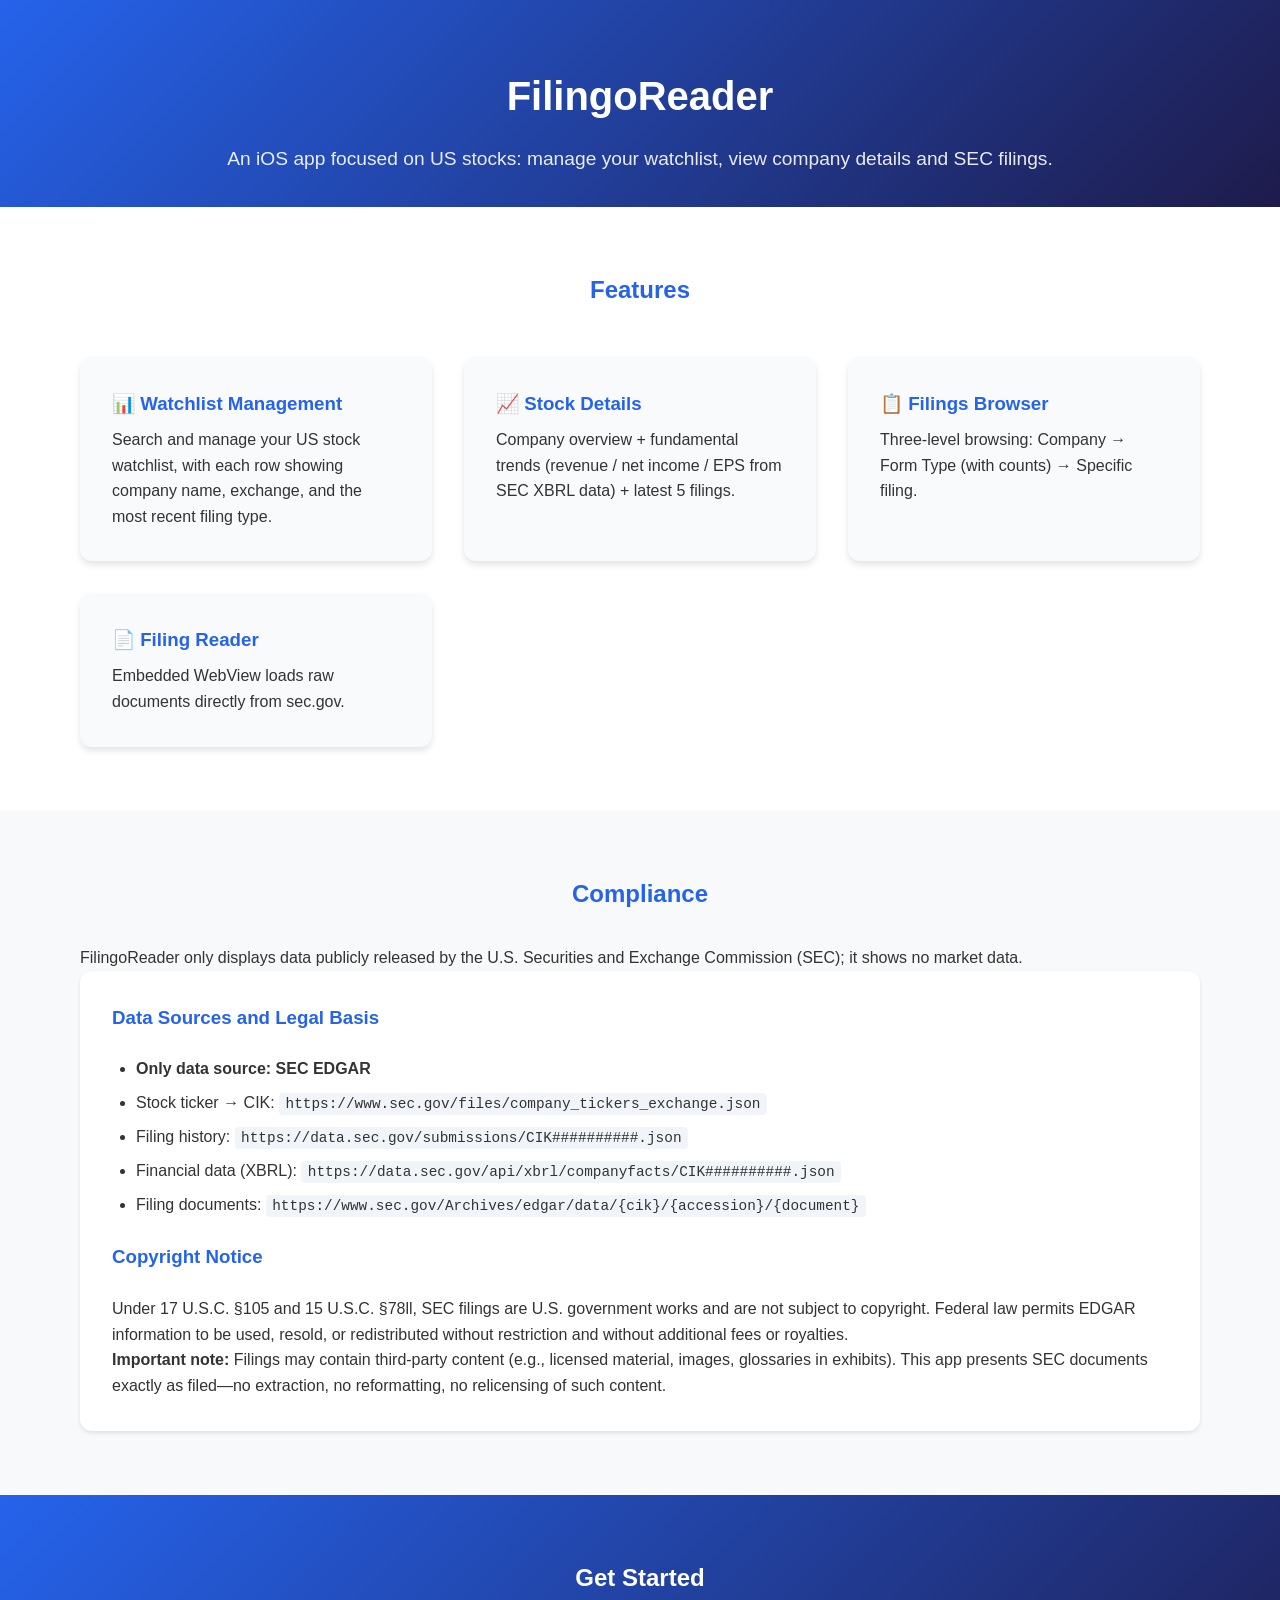
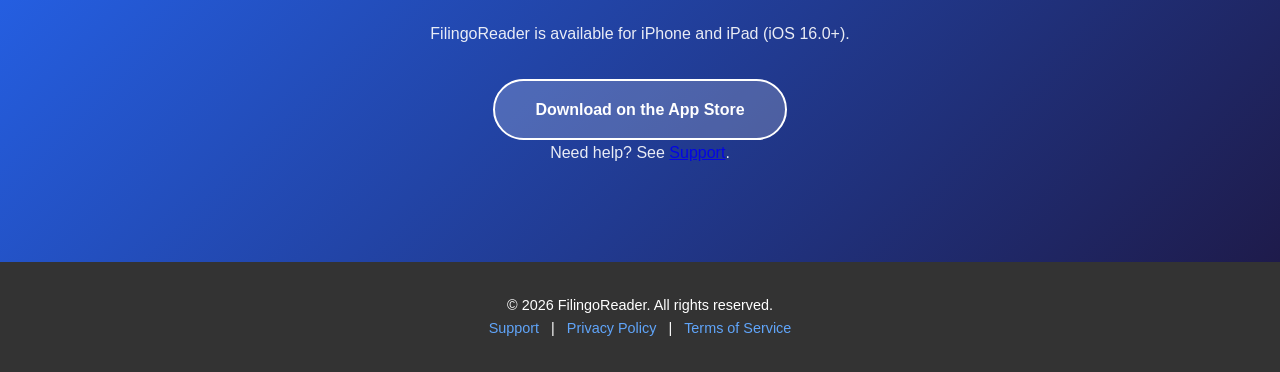
<file: index.html>
<!DOCTYPE html>
<html lang="en">
<head>
    <meta charset="UTF-8">
    <meta name="viewport" content="width=device-width, initial-scale=1.0">
    <title>FilingoReader - SEC Filings Viewer for iOS</title>
    <link rel="stylesheet" href="assets/css/style.css">
</head>
<body>
    <header>
        <div class="container">
            <h1>FilingoReader</h1>
            <p>An iOS app focused on US stocks: manage your watchlist, view company details and SEC filings.</p>
        </div>
    </header>

    <section class="features">
        <div class="container">
            <h2>Features</h2>
            <div class="feature-grid">
                <div class="feature-card">
                    <h3>📊 Watchlist Management</h3>
                    <p>Search and manage your US stock watchlist, with each row showing company name, exchange, and the most recent filing type.</p>
                </div>
                <div class="feature-card">
                    <h3>📈 Stock Details</h3>
                    <p>Company overview + fundamental trends (revenue / net income / EPS from SEC XBRL data) + latest 5 filings.</p>
                </div>
                <div class="feature-card">
                    <h3>📋 Filings Browser</h3>
                    <p>Three-level browsing: Company → Form Type (with counts) → Specific filing.</p>
                </div>
                <div class="feature-card">
                    <h3>📄 Filing Reader</h3>
                    <p>Embedded WebView loads raw documents directly from sec.gov.</p>
                </div>
            </div>
        </div>
    </section>

    <section class="compliance">
        <div class="container">
            <h2>Compliance</h2>
            <p>FilingoReader only displays data publicly released by the U.S. Securities and Exchange Commission (SEC); it shows no market data.</p>

            <div class="compliance-points">
                <h3>Data Sources and Legal Basis</h3>
                <ul>
                    <li><strong>Only data source: SEC EDGAR</strong></li>
                    <li>Stock ticker → CIK: <code>https://www.sec.gov/files/company_tickers_exchange.json</code></li>
                    <li>Filing history: <code>https://data.sec.gov/submissions/CIK##########.json</code></li>
                    <li>Financial data (XBRL): <code>https://data.sec.gov/api/xbrl/companyfacts/CIK##########.json</code></li>
                    <li>Filing documents: <code>https://www.sec.gov/Archives/edgar/data/{cik}/{accession}/{document}</code></li>
                </ul>

                <h3>Copyright Notice</h3>
                <p>Under 17 U.S.C. §105 and 15 U.S.C. §78ll, SEC filings are U.S. government works and are not subject to copyright. Federal law permits EDGAR information to be used, resold, or redistributed without restriction and without additional fees or royalties.</p>
                <p><strong>Important note:</strong> Filings may contain third-party content (e.g., licensed material, images, glossaries in exhibits). This app presents SEC documents exactly as filed—no extraction, no reformatting, no relicensing of such content.</p>
            </div>
        </div>
    </section>

    <section class="download">
        <div class="container">
            <h2>Get Started</h2>
            <p>FilingoReader is available for iPhone and iPad (iOS 16.0+).</p>
            <a href="#" class="btn">Download on the App Store</a>
            <p>Need help? See <a href="support.html">Support</a>.</p>
        </div>
    </section>

    <footer>
        <div class="container">
            <p>&copy; 2026 FilingoReader. All rights reserved.</p>
            <p><a href="support.html">Support</a> | <a href="privacy.html">Privacy Policy</a> | <a href="terms.html">Terms of Service</a></p>
        </div>
    </footer>
</body>
</html>
</file>
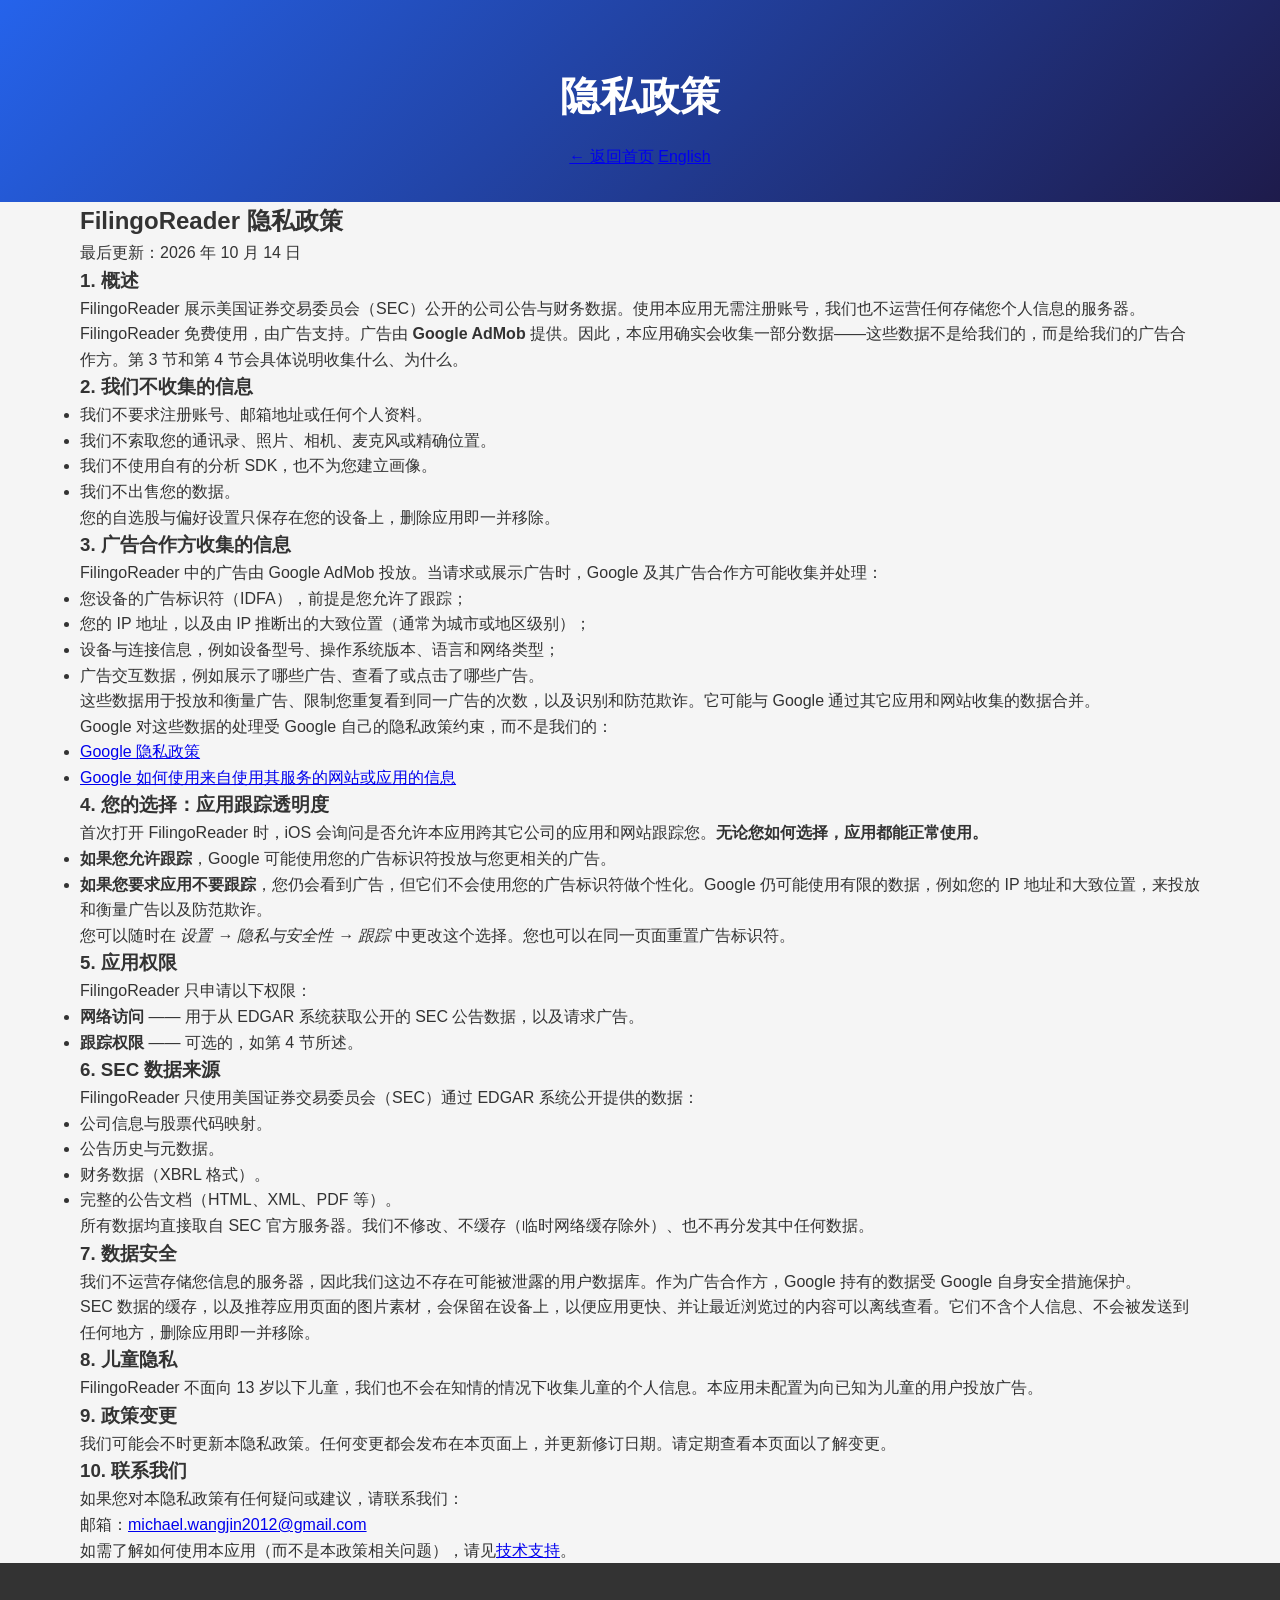
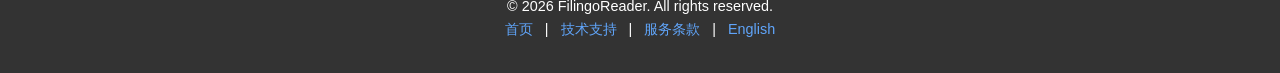
<file: privacy-zh.html>
<!DOCTYPE html>
<html lang="zh-Hans">
<head>
    <meta charset="UTF-8">
    <meta name="viewport" content="width=device-width, initial-scale=1.0">
    <title>隐私政策 - FilingoReader</title>
    <link rel="stylesheet" href="assets/css/style.css">
</head>
<body>
    <header>
        <div class="container">
            <h1>隐私政策</h1>
            <a href="index.html" class="back-link">← 返回首页</a>
            <a href="privacy.html" class="back-link">English</a>
        </div>
    </header>

    <section class="policy-content">
        <div class="container">
            <h2>FilingoReader 隐私政策</h2>
            <p>最后更新：2026 年 10 月 14 日</p>

            <div class="policy-section">
                <h3>1. 概述</h3>
                <p>FilingoReader 展示美国证券交易委员会（SEC）公开的公司公告与财务数据。使用本应用无需注册账号，我们也不运营任何存储您个人信息的服务器。</p>
                <p>FilingoReader 免费使用，由广告支持。广告由 <strong>Google AdMob</strong> 提供。因此，本应用确实会收集一部分数据——这些数据不是给我们的，而是给我们的广告合作方。第 3 节和第 4 节会具体说明收集什么、为什么。</p>
            </div>

            <div class="policy-section">
                <h3>2. 我们不收集的信息</h3>
                <ul>
                    <li>我们不要求注册账号、邮箱地址或任何个人资料。</li>
                    <li>我们不索取您的通讯录、照片、相机、麦克风或精确位置。</li>
                    <li>我们不使用自有的分析 SDK，也不为您建立画像。</li>
                    <li>我们不出售您的数据。</li>
                </ul>
                <p>您的自选股与偏好设置只保存在您的设备上，删除应用即一并移除。</p>
            </div>

            <div class="policy-section">
                <h3>3. 广告合作方收集的信息</h3>
                <p>FilingoReader 中的广告由 Google AdMob 投放。当请求或展示广告时，Google 及其广告合作方可能收集并处理：</p>
                <ul>
                    <li>您设备的广告标识符（IDFA），前提是您允许了跟踪；</li>
                    <li>您的 IP 地址，以及由 IP 推断出的大致位置（通常为城市或地区级别）；</li>
                    <li>设备与连接信息，例如设备型号、操作系统版本、语言和网络类型；</li>
                    <li>广告交互数据，例如展示了哪些广告、查看了或点击了哪些广告。</li>
                </ul>
                <p>这些数据用于投放和衡量广告、限制您重复看到同一广告的次数，以及识别和防范欺诈。它可能与 Google 通过其它应用和网站收集的数据合并。</p>
                <p>Google 对这些数据的处理受 Google 自己的隐私政策约束，而不是我们的：</p>
                <ul>
                    <li><a href="https://policies.google.com/privacy" rel="noopener">Google 隐私政策</a></li>
                    <li><a href="https://policies.google.com/technologies/partner-sites" rel="noopener">Google 如何使用来自使用其服务的网站或应用的信息</a></li>
                </ul>
            </div>

            <div class="policy-section">
                <h3>4. 您的选择：应用跟踪透明度</h3>
                <p>首次打开 FilingoReader 时，iOS 会询问是否允许本应用跨其它公司的应用和网站跟踪您。<strong>无论您如何选择，应用都能正常使用。</strong></p>
                <ul>
                    <li><strong>如果您允许跟踪</strong>，Google 可能使用您的广告标识符投放与您更相关的广告。</li>
                    <li><strong>如果您要求应用不要跟踪</strong>，您仍会看到广告，但它们不会使用您的广告标识符做个性化。Google 仍可能使用有限的数据，例如您的 IP 地址和大致位置，来投放和衡量广告以及防范欺诈。</li>
                </ul>
                <p>您可以随时在 <em>设置 → 隐私与安全性 → 跟踪</em> 中更改这个选择。您也可以在同一页面重置广告标识符。</p>
            </div>

            <div class="policy-section">
                <h3>5. 应用权限</h3>
                <p>FilingoReader 只申请以下权限：</p>
                <ul>
                    <li><strong>网络访问</strong> —— 用于从 EDGAR 系统获取公开的 SEC 公告数据，以及请求广告。</li>
                    <li><strong>跟踪权限</strong> —— 可选的，如第 4 节所述。</li>
                </ul>
            </div>

            <div class="policy-section">
                <h3>6. SEC 数据来源</h3>
                <p>FilingoReader 只使用美国证券交易委员会（SEC）通过 EDGAR 系统公开提供的数据：</p>
                <ul>
                    <li>公司信息与股票代码映射。</li>
                    <li>公告历史与元数据。</li>
                    <li>财务数据（XBRL 格式）。</li>
                    <li>完整的公告文档（HTML、XML、PDF 等）。</li>
                </ul>
                <p>所有数据均直接取自 SEC 官方服务器。我们不修改、不缓存（临时网络缓存除外）、也不再分发其中任何数据。</p>
            </div>

            <div class="policy-section">
                <h3>7. 数据安全</h3>
                <p>我们不运营存储您信息的服务器，因此我们这边不存在可能被泄露的用户数据库。作为广告合作方，Google 持有的数据受 Google 自身安全措施保护。</p>
                <p>SEC 数据的缓存，以及推荐应用页面的图片素材，会保留在设备上，以便应用更快、并让最近浏览过的内容可以离线查看。它们不含个人信息、不会被发送到任何地方，删除应用即一并移除。</p>
            </div>

            <div class="policy-section">
                <h3>8. 儿童隐私</h3>
                <p>FilingoReader 不面向 13 岁以下儿童，我们也不会在知情的情况下收集儿童的个人信息。本应用未配置为向已知为儿童的用户投放广告。</p>
            </div>

            <div class="policy-section">
                <h3>9. 政策变更</h3>
                <p>我们可能会不时更新本隐私政策。任何变更都会发布在本页面上，并更新修订日期。请定期查看本页面以了解变更。</p>
            </div>

            <div class="policy-section">
                <h3>10. 联系我们</h3>
                <p>如果您对本隐私政策有任何疑问或建议，请联系我们：</p>
                <p>邮箱：<a href="mailto:michael.wangjin2012@gmail.com">michael.wangjin2012@gmail.com</a></p>
                <p>如需了解如何使用本应用（而不是本政策相关问题），请见<a href="support-zh.html">技术支持</a>。</p>
            </div>
        </div>
    </section>

    <footer>
        <div class="container">
            <p>&copy; 2026 FilingoReader. All rights reserved.</p>
            <p><a href="index.html">首页</a> | <a href="support-zh.html">技术支持</a> | <a href="terms-zh.html">服务条款</a> | <a href="privacy.html">English</a></p>
        </div>
    </footer>
</body>
</html>
</file>
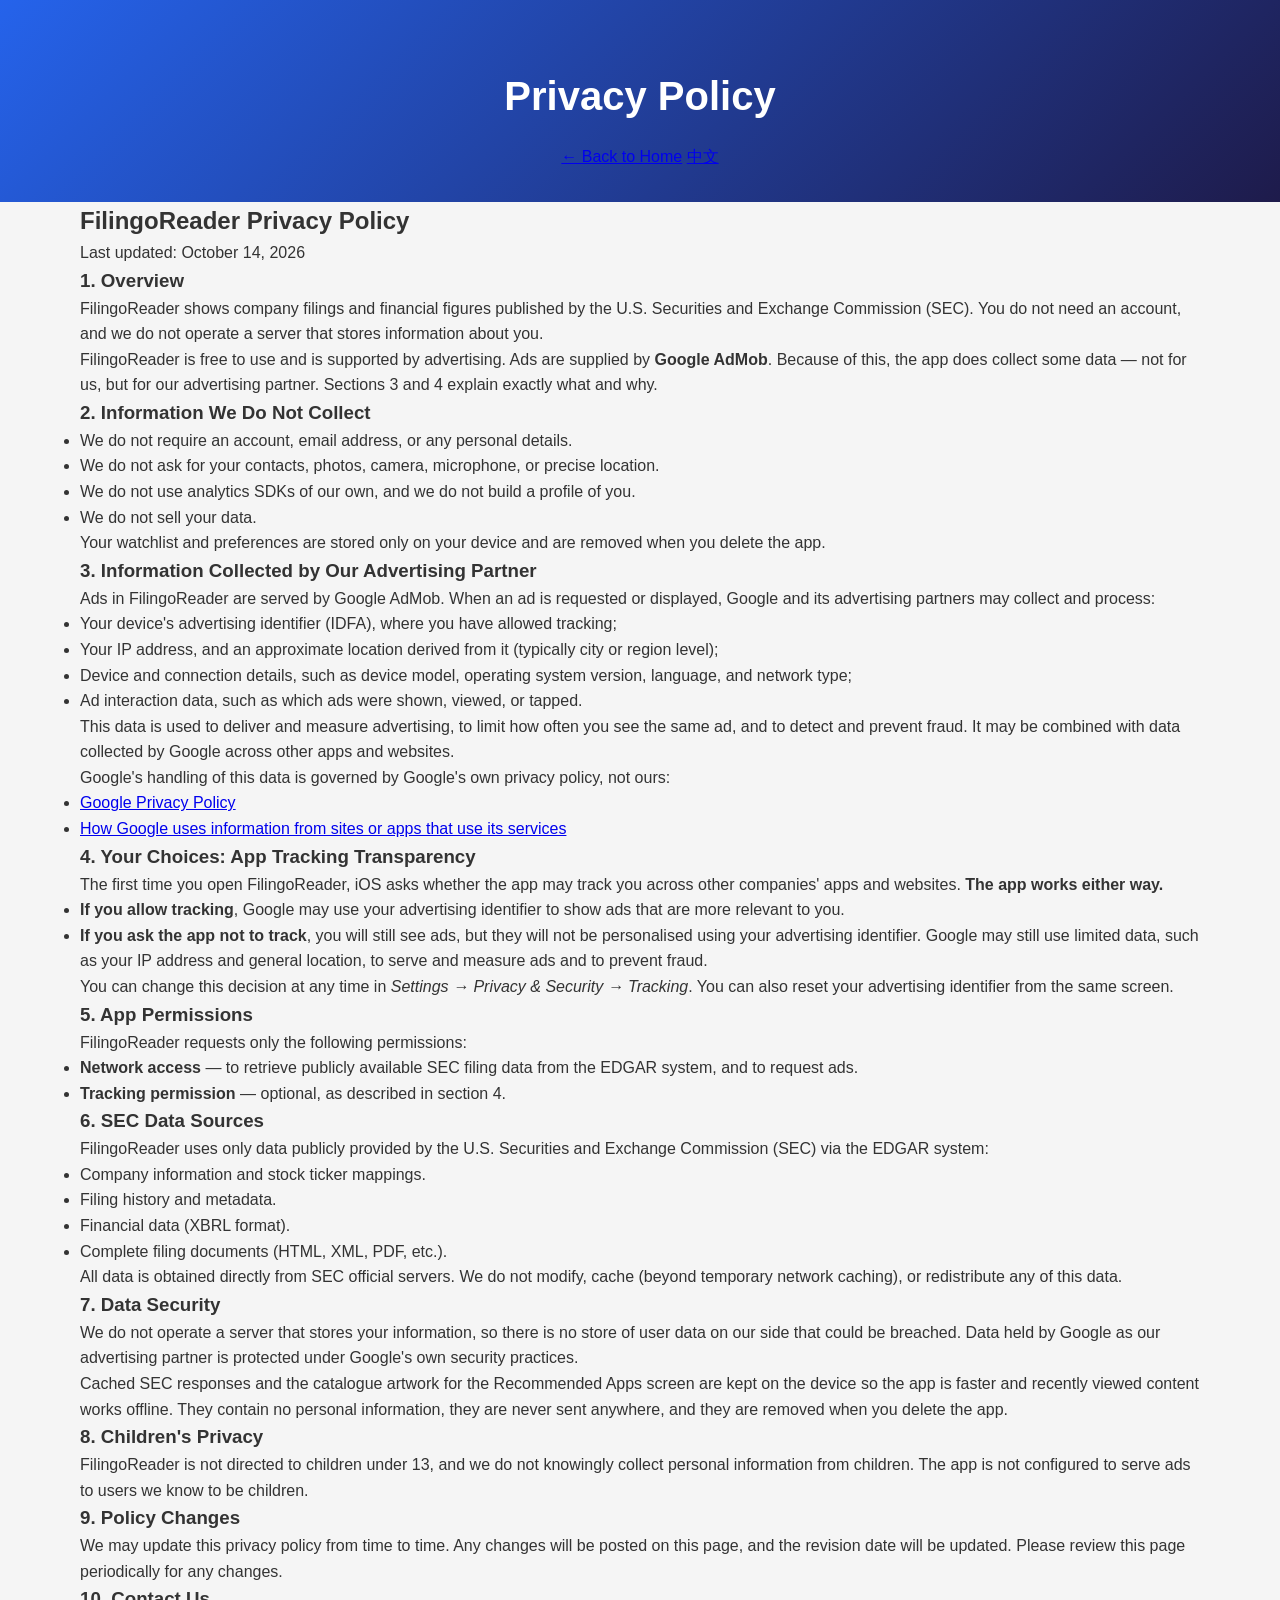
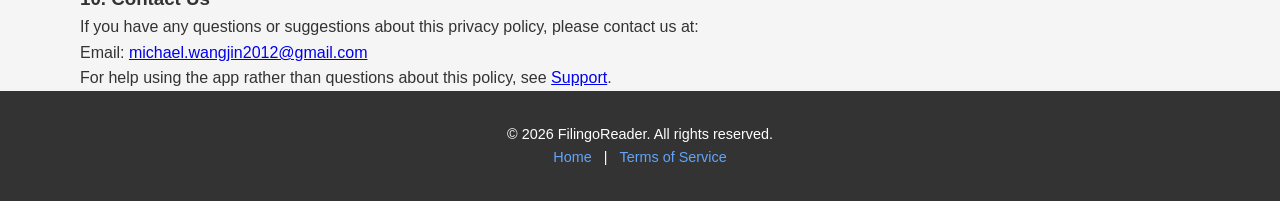
<file: privacy.html>
<!DOCTYPE html>
<html lang="en">
<head>
    <meta charset="UTF-8">
    <meta name="viewport" content="width=device-width, initial-scale=1.0">
    <title>Privacy Policy - FilingoReader</title>
    <link rel="stylesheet" href="assets/css/style.css">
</head>
<body>
    <header>
        <div class="container">
            <h1>Privacy Policy</h1>
            <a href="index.html" class="back-link">← Back to Home</a>
            <a href="privacy-zh.html" class="back-link">中文</a>
        </div>
    </header>

    <section class="policy-content">
        <div class="container">
            <h2>FilingoReader Privacy Policy</h2>
            <p>Last updated: October 14, 2026</p>

            <div class="policy-section">
                <h3>1. Overview</h3>
                <p>FilingoReader shows company filings and financial figures published by the U.S. Securities and Exchange Commission (SEC). You do not need an account, and we do not operate a server that stores information about you.</p>
                <p>FilingoReader is free to use and is supported by advertising. Ads are supplied by <strong>Google AdMob</strong>. Because of this, the app does collect some data — not for us, but for our advertising partner. Sections 3 and 4 explain exactly what and why.</p>
            </div>

            <div class="policy-section">
                <h3>2. Information We Do Not Collect</h3>
                <ul>
                    <li>We do not require an account, email address, or any personal details.</li>
                    <li>We do not ask for your contacts, photos, camera, microphone, or precise location.</li>
                    <li>We do not use analytics SDKs of our own, and we do not build a profile of you.</li>
                    <li>We do not sell your data.</li>
                </ul>
                <p>Your watchlist and preferences are stored only on your device and are removed when you delete the app.</p>
            </div>

            <div class="policy-section">
                <h3>3. Information Collected by Our Advertising Partner</h3>
                <p>Ads in FilingoReader are served by Google AdMob. When an ad is requested or displayed, Google and its advertising partners may collect and process:</p>
                <ul>
                    <li>Your device's advertising identifier (IDFA), where you have allowed tracking;</li>
                    <li>Your IP address, and an approximate location derived from it (typically city or region level);</li>
                    <li>Device and connection details, such as device model, operating system version, language, and network type;</li>
                    <li>Ad interaction data, such as which ads were shown, viewed, or tapped.</li>
                </ul>
                <p>This data is used to deliver and measure advertising, to limit how often you see the same ad, and to detect and prevent fraud. It may be combined with data collected by Google across other apps and websites.</p>
                <p>Google's handling of this data is governed by Google's own privacy policy, not ours:</p>
                <ul>
                    <li><a href="https://policies.google.com/privacy" rel="noopener">Google Privacy Policy</a></li>
                    <li><a href="https://policies.google.com/technologies/partner-sites" rel="noopener">How Google uses information from sites or apps that use its services</a></li>
                </ul>
            </div>

            <div class="policy-section">
                <h3>4. Your Choices: App Tracking Transparency</h3>
                <p>The first time you open FilingoReader, iOS asks whether the app may track you across other companies' apps and websites. <strong>The app works either way.</strong></p>
                <ul>
                    <li><strong>If you allow tracking</strong>, Google may use your advertising identifier to show ads that are more relevant to you.</li>
                    <li><strong>If you ask the app not to track</strong>, you will still see ads, but they will not be personalised using your advertising identifier. Google may still use limited data, such as your IP address and general location, to serve and measure ads and to prevent fraud.</li>
                </ul>
                <p>You can change this decision at any time in <em>Settings → Privacy &amp; Security → Tracking</em>. You can also reset your advertising identifier from the same screen.</p>
            </div>

            <div class="policy-section">
                <h3>5. App Permissions</h3>
                <p>FilingoReader requests only the following permissions:</p>
                <ul>
                    <li><strong>Network access</strong> — to retrieve publicly available SEC filing data from the EDGAR system, and to request ads.</li>
                    <li><strong>Tracking permission</strong> — optional, as described in section 4.</li>
                </ul>
            </div>

            <div class="policy-section">
                <h3>6. SEC Data Sources</h3>
                <p>FilingoReader uses only data publicly provided by the U.S. Securities and Exchange Commission (SEC) via the EDGAR system:</p>
                <ul>
                    <li>Company information and stock ticker mappings.</li>
                    <li>Filing history and metadata.</li>
                    <li>Financial data (XBRL format).</li>
                    <li>Complete filing documents (HTML, XML, PDF, etc.).</li>
                </ul>
                <p>All data is obtained directly from SEC official servers. We do not modify, cache (beyond temporary network caching), or redistribute any of this data.</p>
            </div>

            <div class="policy-section">
                <h3>7. Data Security</h3>
                <p>We do not operate a server that stores your information, so there is no store of user data on our side that could be breached. Data held by Google as our advertising partner is protected under Google's own security practices.</p>
                <p>Cached SEC responses and the catalogue artwork for the Recommended Apps screen are kept on the device so the app is faster and recently viewed content works offline. They contain no personal information, they are never sent anywhere, and they are removed when you delete the app.</p>
            </div>

            <div class="policy-section">
                <h3>8. Children's Privacy</h3>
                <p>FilingoReader is not directed to children under 13, and we do not knowingly collect personal information from children. The app is not configured to serve ads to users we know to be children.</p>
            </div>

            <div class="policy-section">
                <h3>9. Policy Changes</h3>
                <p>We may update this privacy policy from time to time. Any changes will be posted on this page, and the revision date will be updated. Please review this page periodically for any changes.</p>
            </div>

            <div class="policy-section">
                <h3>10. Contact Us</h3>
                <p>If you have any questions or suggestions about this privacy policy, please contact us at:</p>
                <p>Email: <a href="mailto:michael.wangjin2012@gmail.com">michael.wangjin2012@gmail.com</a></p>
                <p>For help using the app rather than questions about this policy, see <a href="support.html">Support</a>.</p>
            </div>
        </div>
    </section>

    <footer>
        <div class="container">
            <p>&copy; 2026 FilingoReader. All rights reserved.</p>
            <p><a href="index.html">Home</a> | <a href="terms.html">Terms of Service</a></p>
        </div>
    </footer>
</body>
</html>
</file>
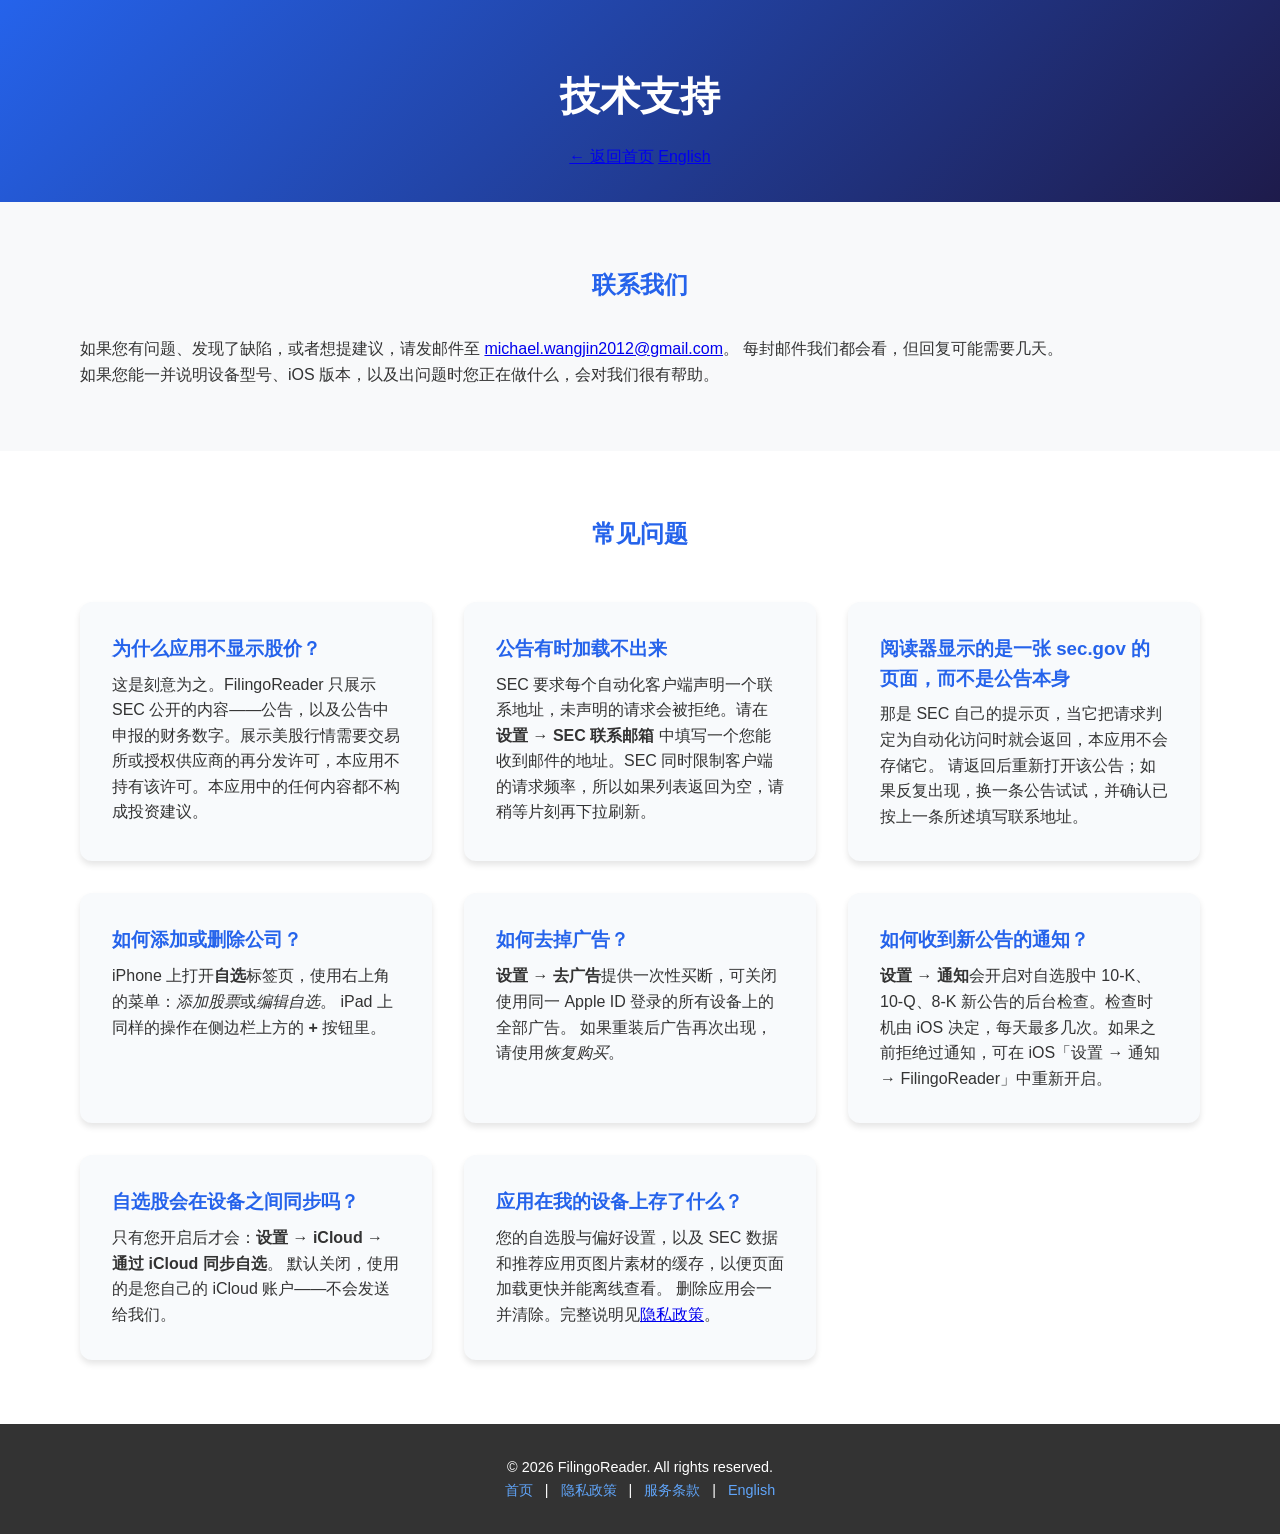
<file: support-zh.html>
<!DOCTYPE html>
<html lang="zh-Hans">
<head>
    <meta charset="UTF-8">
    <meta name="viewport" content="width=device-width, initial-scale=1.0">
    <title>技术支持 - FilingoReader</title>
    <link rel="stylesheet" href="assets/css/style.css">
</head>
<body>
    <header>
        <div class="container">
            <h1>技术支持</h1>
            <a href="index.html" class="back-link">← 返回首页</a>
            <a href="support.html" class="back-link">English</a>
        </div>
    </header>

    <section class="compliance">
        <div class="container">
            <h2>联系我们</h2>
            <p>如果您有问题、发现了缺陷，或者想提建议，请发邮件至
               <a href="mailto:michael.wangjin2012@gmail.com">michael.wangjin2012@gmail.com</a>。
               每封邮件我们都会看，但回复可能需要几天。</p>
            <p>如果您能一并说明设备型号、iOS 版本，以及出问题时您正在做什么，会对我们很有帮助。</p>
        </div>
    </section>

    <section class="features">
        <div class="container">
            <h2>常见问题</h2>
            <div class="feature-grid">
                <div class="feature-card">
                    <h3>为什么应用不显示股价？</h3>
                    <p>这是刻意为之。FilingoReader 只展示 SEC 公开的内容——公告，以及公告中申报的财务数字。展示美股行情需要交易所或授权供应商的再分发许可，本应用不持有该许可。本应用中的任何内容都不构成投资建议。</p>
                </div>
                <div class="feature-card">
                    <h3>公告有时加载不出来</h3>
                    <p>SEC 要求每个自动化客户端声明一个联系地址，未声明的请求会被拒绝。请在
                       <strong>设置 → SEC 联系邮箱</strong> 中填写一个您能收到邮件的地址。SEC
                       同时限制客户端的请求频率，所以如果列表返回为空，请稍等片刻再下拉刷新。</p>
                </div>
                <div class="feature-card">
                    <h3>阅读器显示的是一张 sec.gov 的页面，而不是公告本身</h3>
                    <p>那是 SEC 自己的提示页，当它把请求判定为自动化访问时就会返回，本应用不会存储它。
                       请返回后重新打开该公告；如果反复出现，换一条公告试试，并确认已按上一条所述填写联系地址。</p>
                </div>
                <div class="feature-card">
                    <h3>如何添加或删除公司？</h3>
                    <p>iPhone 上打开<strong>自选</strong>标签页，使用右上角的菜单：<em>添加股票</em>或<em>编辑自选</em>。
                       iPad 上同样的操作在侧边栏上方的 <strong>+</strong> 按钮里。</p>
                </div>
                <div class="feature-card">
                    <h3>如何去掉广告？</h3>
                    <p><strong>设置 → 去广告</strong>提供一次性买断，可关闭使用同一 Apple ID 登录的所有设备上的全部广告。
                       如果重装后广告再次出现，请使用<em>恢复购买</em>。</p>
                </div>
                <div class="feature-card">
                    <h3>如何收到新公告的通知？</h3>
                    <p><strong>设置 → 通知</strong>会开启对自选股中 10-K、10-Q、8-K
                       新公告的后台检查。检查时机由 iOS 决定，每天最多几次。如果之前拒绝过通知，可在
                       iOS「设置 → 通知 → FilingoReader」中重新开启。</p>
                </div>
                <div class="feature-card">
                    <h3>自选股会在设备之间同步吗？</h3>
                    <p>只有您开启后才会：<strong>设置 → iCloud → 通过 iCloud 同步自选</strong>。
                       默认关闭，使用的是您自己的 iCloud 账户——不会发送给我们。</p>
                </div>
                <div class="feature-card">
                    <h3>应用在我的设备上存了什么？</h3>
                    <p>您的自选股与偏好设置，以及 SEC 数据和推荐应用页图片素材的缓存，以便页面加载更快并能离线查看。
                       删除应用会一并清除。完整说明见<a href="privacy-zh.html">隐私政策</a>。</p>
                </div>
            </div>
        </div>
    </section>

    <footer>
        <div class="container">
            <p>&copy; 2026 FilingoReader. All rights reserved.</p>
            <p><a href="index.html">首页</a> | <a href="privacy-zh.html">隐私政策</a> | <a href="terms-zh.html">服务条款</a> | <a href="support.html">English</a></p>
        </div>
    </footer>
</body>
</html>
</file>
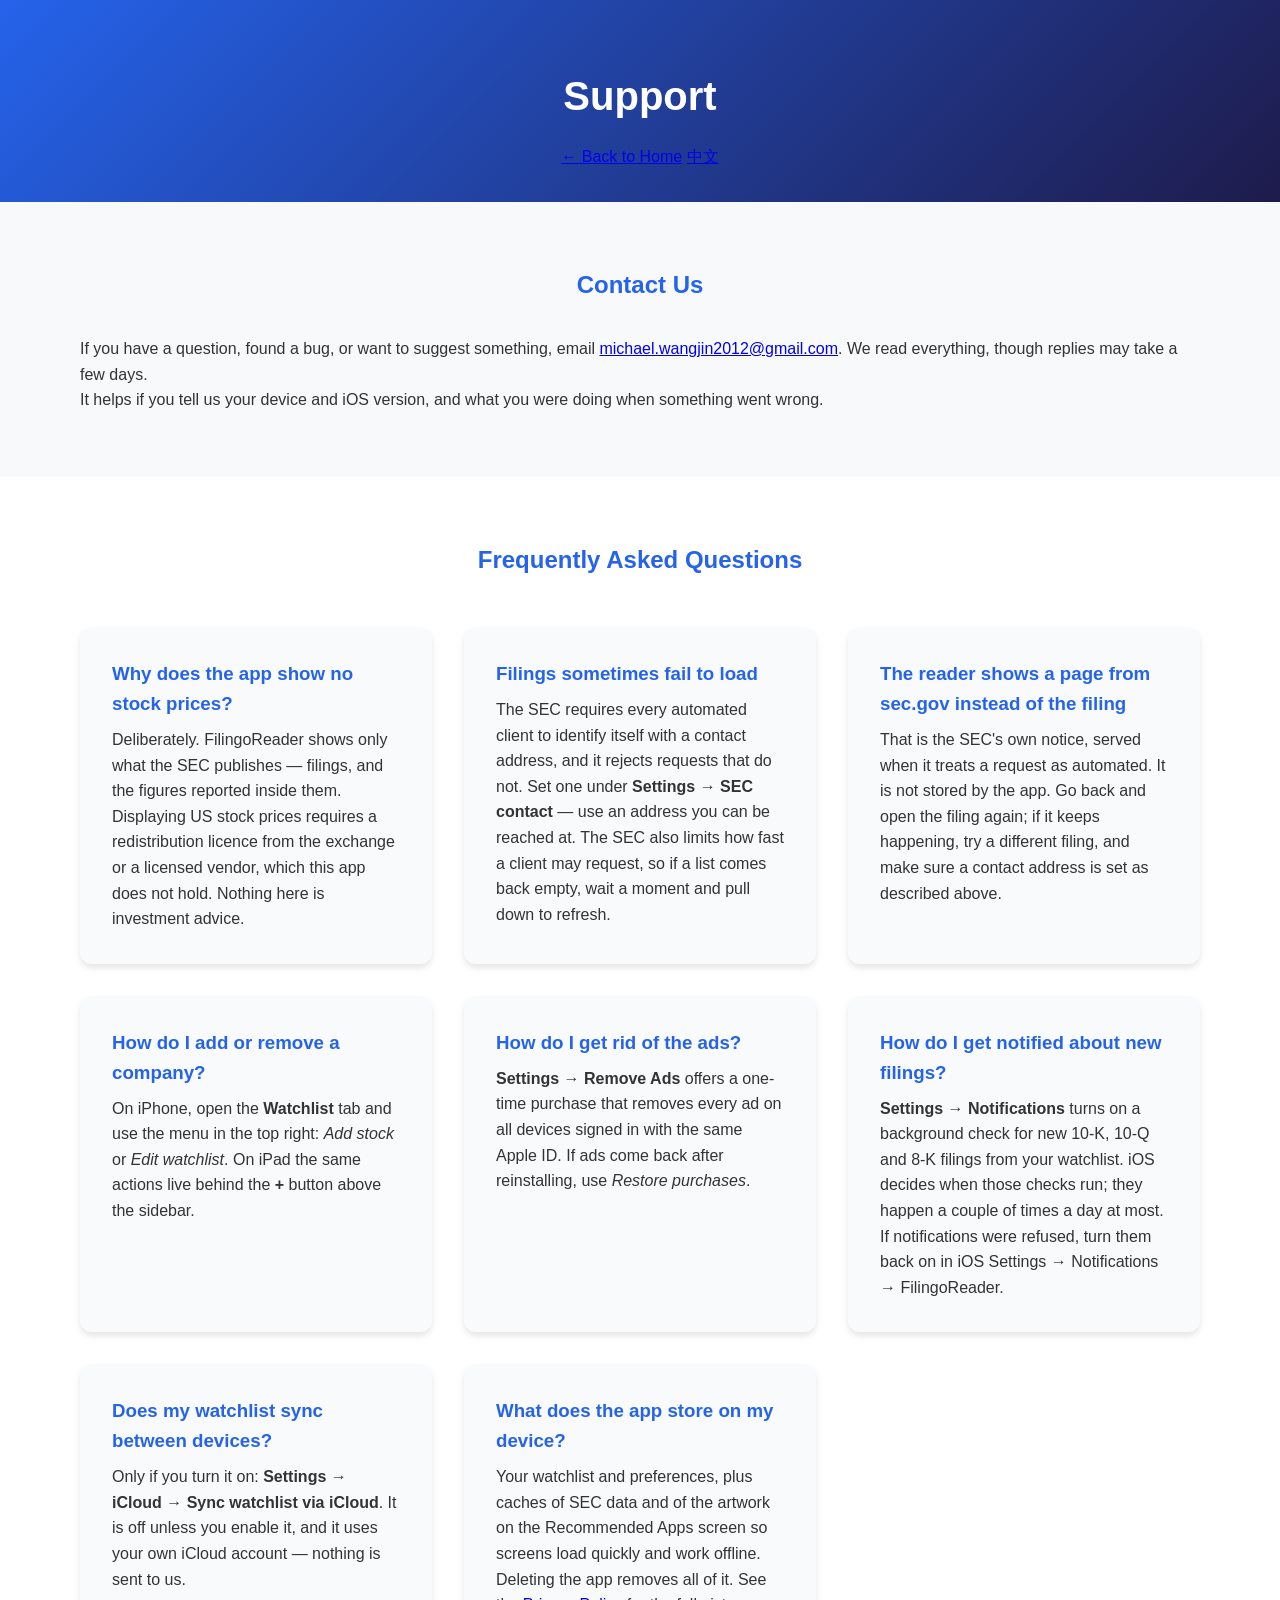
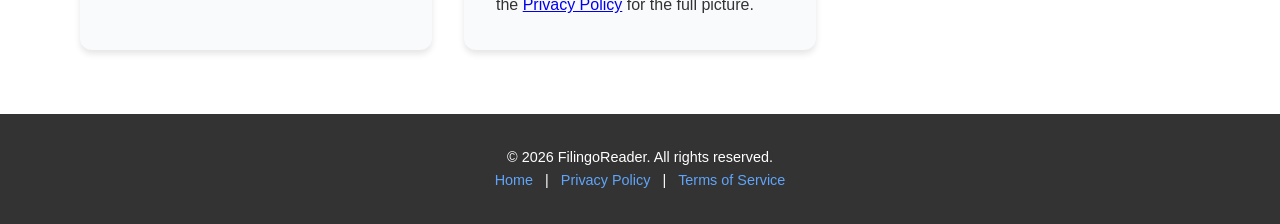
<file: support.html>
<!DOCTYPE html>
<html lang="en">
<head>
    <meta charset="UTF-8">
    <meta name="viewport" content="width=device-width, initial-scale=1.0">
    <title>Support - FilingoReader</title>
    <link rel="stylesheet" href="assets/css/style.css">
</head>
<body>
    <header>
        <div class="container">
            <h1>Support</h1>
            <a href="index.html" class="back-link">← Back to Home</a>
            <a href="support-zh.html" class="back-link">中文</a>
        </div>
    </header>

    <section class="compliance">
        <div class="container">
            <h2>Contact Us</h2>
            <p>If you have a question, found a bug, or want to suggest something, email
               <a href="mailto:michael.wangjin2012@gmail.com">michael.wangjin2012@gmail.com</a>.
               We read everything, though replies may take a few days.</p>
            <p>It helps if you tell us your device and iOS version, and what you were doing when
               something went wrong.</p>
        </div>
    </section>

    <section class="features">
        <div class="container">
            <h2>Frequently Asked Questions</h2>
            <div class="feature-grid">
                <div class="feature-card">
                    <h3>Why does the app show no stock prices?</h3>
                    <p>Deliberately. FilingoReader shows only what the SEC publishes — filings, and the
                       figures reported inside them. Displaying US stock prices requires a
                       redistribution licence from the exchange or a licensed vendor, which this
                       app does not hold. Nothing here is investment advice.</p>
                </div>
                <div class="feature-card">
                    <h3>Filings sometimes fail to load</h3>
                    <p>The SEC requires every automated client to identify itself with a contact
                       address, and it rejects requests that do not. Set one under
                       <strong>Settings → SEC contact</strong> — use an address you can be
                       reached at. The SEC also limits how fast a client may request, so if a
                       list comes back empty, wait a moment and pull down to refresh.</p>
                </div>
                <div class="feature-card">
                    <h3>The reader shows a page from sec.gov instead of the filing</h3>
                    <p>That is the SEC's own notice, served when it treats a request as automated.
                       It is not stored by the app. Go back and open the filing again; if it keeps
                       happening, try a different filing, and make sure a contact address is set
                       as described above.</p>
                </div>
                <div class="feature-card">
                    <h3>How do I add or remove a company?</h3>
                    <p>On iPhone, open the <strong>Watchlist</strong> tab and use the menu in the
                       top right: <em>Add stock</em> or <em>Edit watchlist</em>. On iPad the same
                       actions live behind the <strong>+</strong> button above the sidebar.</p>
                </div>
                <div class="feature-card">
                    <h3>How do I get rid of the ads?</h3>
                    <p><strong>Settings → Remove Ads</strong> offers a one-time purchase that
                       removes every ad on all devices signed in with the same Apple ID. If ads
                       come back after reinstalling, use <em>Restore purchases</em>.</p>
                </div>
                <div class="feature-card">
                    <h3>How do I get notified about new filings?</h3>
                    <p><strong>Settings → Notifications</strong> turns on a background check for
                       new 10-K, 10-Q and 8-K filings from your watchlist. iOS decides when those
                       checks run; they happen a couple of times a day at most. If notifications
                       were refused, turn them back on in iOS Settings → Notifications →
                       FilingoReader.</p>
                </div>
                <div class="feature-card">
                    <h3>Does my watchlist sync between devices?</h3>
                    <p>Only if you turn it on: <strong>Settings → iCloud → Sync watchlist via
                       iCloud</strong>. It is off unless you enable it, and it uses your own
                       iCloud account — nothing is sent to us.</p>
                </div>
                <div class="feature-card">
                    <h3>What does the app store on my device?</h3>
                    <p>Your watchlist and preferences, plus caches of SEC data and of the artwork
                       on the Recommended Apps screen so screens load quickly and work offline.
                       Deleting the app removes all of it. See the
                       <a href="privacy.html">Privacy Policy</a> for the full picture.</p>
                </div>
            </div>
        </div>
    </section>

    <footer>
        <div class="container">
            <p>&copy; 2026 FilingoReader. All rights reserved.</p>
            <p><a href="index.html">Home</a> | <a href="privacy.html">Privacy Policy</a> | <a href="terms.html">Terms of Service</a></p>
        </div>
    </footer>
</body>
</html>
</file>
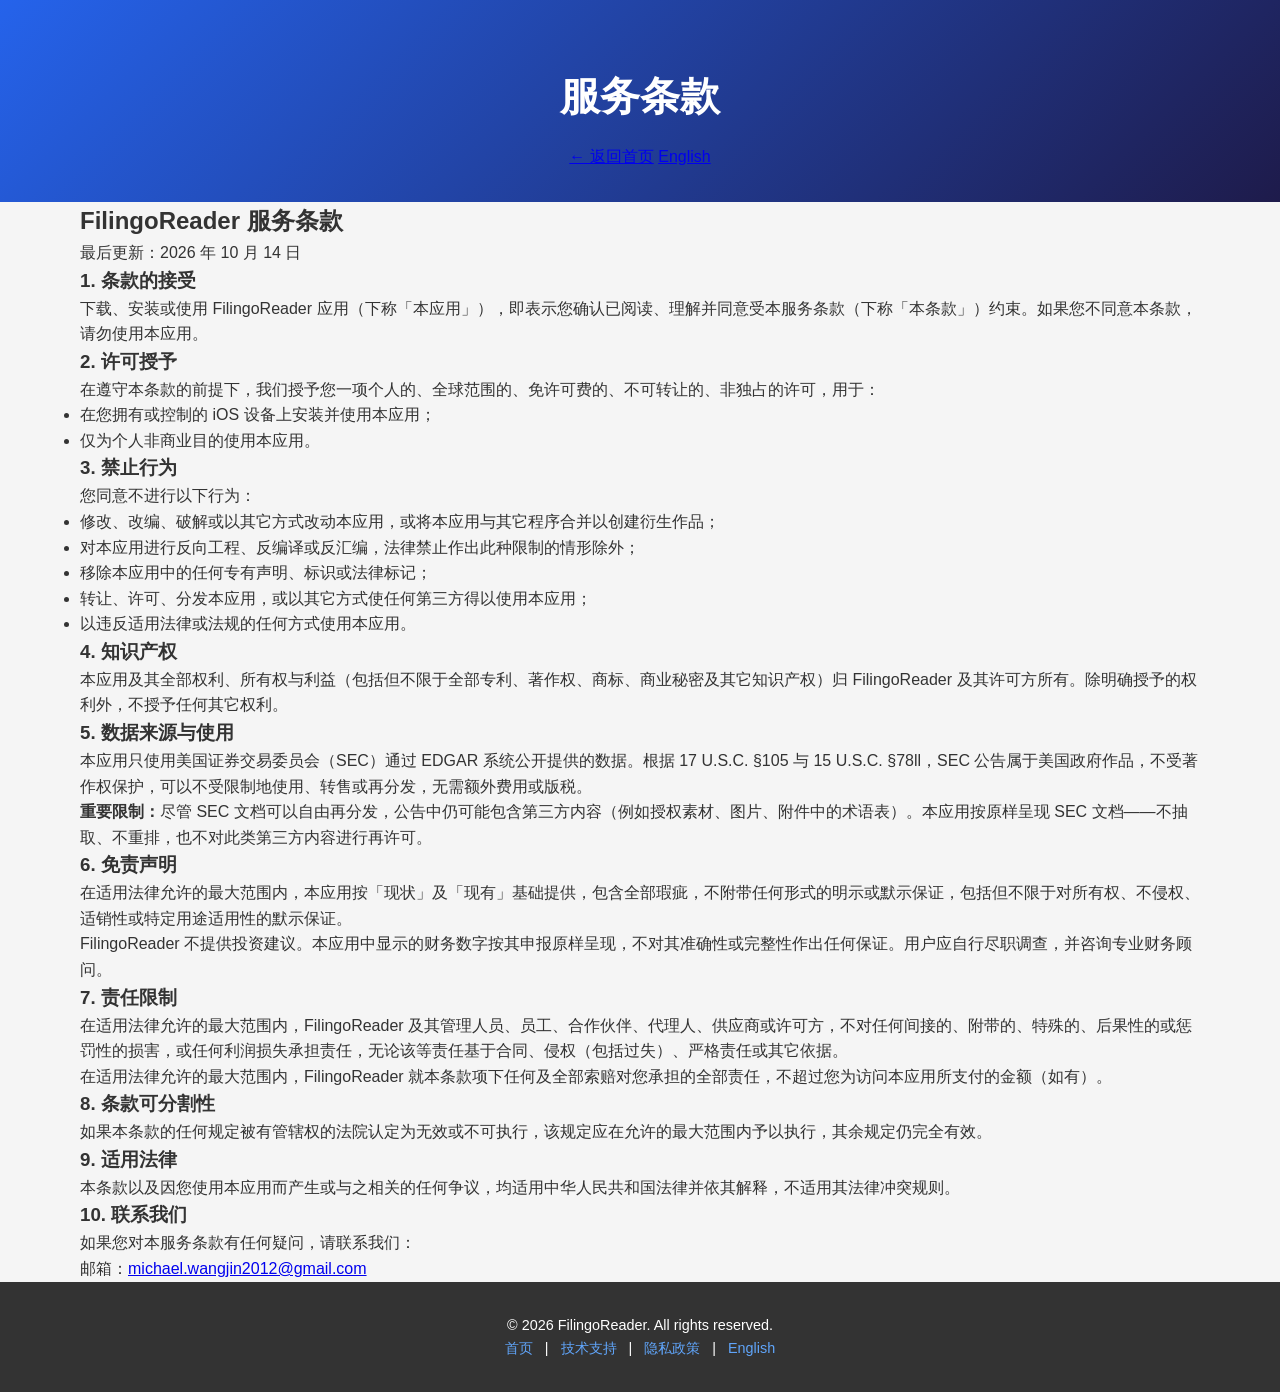
<file: terms-zh.html>
<!DOCTYPE html>
<html lang="zh-Hans">
<head>
    <meta charset="UTF-8">
    <meta name="viewport" content="width=device-width, initial-scale=1.0">
    <title>服务条款 - FilingoReader</title>
    <link rel="stylesheet" href="assets/css/style.css">
</head>
<body>
    <header>
        <div class="container">
            <h1>服务条款</h1>
            <a href="index.html" class="back-link">← 返回首页</a>
            <a href="terms.html" class="back-link">English</a>
        </div>
    </header>

    <section class="policy-content">
        <div class="container">
            <h2>FilingoReader 服务条款</h2>
            <p>最后更新：2026 年 10 月 14 日</p>

            <div class="policy-section">
                <h3>1. 条款的接受</h3>
                <p>下载、安装或使用 FilingoReader 应用（下称「本应用」），即表示您确认已阅读、理解并同意受本服务条款（下称「本条款」）约束。如果您不同意本条款，请勿使用本应用。</p>
            </div>

            <div class="policy-section">
                <h3>2. 许可授予</h3>
                <p>在遵守本条款的前提下，我们授予您一项个人的、全球范围的、免许可费的、不可转让的、非独占的许可，用于：</p>
                <ul>
                    <li>在您拥有或控制的 iOS 设备上安装并使用本应用；</li>
                    <li>仅为个人非商业目的使用本应用。</li>
                </ul>
            </div>

            <div class="policy-section">
                <h3>3. 禁止行为</h3>
                <p>您同意不进行以下行为：</p>
                <ul>
                    <li>修改、改编、破解或以其它方式改动本应用，或将本应用与其它程序合并以创建衍生作品；</li>
                    <li>对本应用进行反向工程、反编译或反汇编，法律禁止作出此种限制的情形除外；</li>
                    <li>移除本应用中的任何专有声明、标识或法律标记；</li>
                    <li>转让、许可、分发本应用，或以其它方式使任何第三方得以使用本应用；</li>
                    <li>以违反适用法律或法规的任何方式使用本应用。</li>
                </ul>
            </div>

            <div class="policy-section">
                <h3>4. 知识产权</h3>
                <p>本应用及其全部权利、所有权与利益（包括但不限于全部专利、著作权、商标、商业秘密及其它知识产权）归 FilingoReader 及其许可方所有。除明确授予的权利外，不授予任何其它权利。</p>
            </div>

            <div class="policy-section">
                <h3>5. 数据来源与使用</h3>
                <p>本应用只使用美国证券交易委员会（SEC）通过 EDGAR 系统公开提供的数据。根据 17 U.S.C. §105 与 15 U.S.C. §78ll，SEC 公告属于美国政府作品，不受著作权保护，可以不受限制地使用、转售或再分发，无需额外费用或版税。</p>
                <p><strong>重要限制：</strong>尽管 SEC 文档可以自由再分发，公告中仍可能包含第三方内容（例如授权素材、图片、附件中的术语表）。本应用按原样呈现 SEC 文档——不抽取、不重排，也不对此类第三方内容进行再许可。</p>
            </div>

            <div class="policy-section">
                <h3>6. 免责声明</h3>
                <p>在适用法律允许的最大范围内，本应用按「现状」及「现有」基础提供，包含全部瑕疵，不附带任何形式的明示或默示保证，包括但不限于对所有权、不侵权、适销性或特定用途适用性的默示保证。</p>
                <p>FilingoReader 不提供投资建议。本应用中显示的财务数字按其申报原样呈现，不对其准确性或完整性作出任何保证。用户应自行尽职调查，并咨询专业财务顾问。</p>
            </div>

            <div class="policy-section">
                <h3>7. 责任限制</h3>
                <p>在适用法律允许的最大范围内，FilingoReader 及其管理人员、员工、合作伙伴、代理人、供应商或许可方，不对任何间接的、附带的、特殊的、后果性的或惩罚性的损害，或任何利润损失承担责任，无论该等责任基于合同、侵权（包括过失）、严格责任或其它依据。</p>
                <p>在适用法律允许的最大范围内，FilingoReader 就本条款项下任何及全部索赔对您承担的全部责任，不超过您为访问本应用所支付的金额（如有）。</p>
            </div>

            <div class="policy-section">
                <h3>8. 条款可分割性</h3>
                <p>如果本条款的任何规定被有管辖权的法院认定为无效或不可执行，该规定应在允许的最大范围内予以执行，其余规定仍完全有效。</p>
            </div>

            <div class="policy-section">
                <h3>9. 适用法律</h3>
                <p>本条款以及因您使用本应用而产生或与之相关的任何争议，均适用中华人民共和国法律并依其解释，不适用其法律冲突规则。</p>
            </div>

            <div class="policy-section">
                <h3>10. 联系我们</h3>
                <p>如果您对本服务条款有任何疑问，请联系我们：</p>
                <p>邮箱：<a href="mailto:michael.wangjin2012@gmail.com">michael.wangjin2012@gmail.com</a></p>
            </div>
        </div>
    </section>

    <footer>
        <div class="container">
            <p>&copy; 2026 FilingoReader. All rights reserved.</p>
            <p><a href="index.html">首页</a> | <a href="support-zh.html">技术支持</a> | <a href="privacy-zh.html">隐私政策</a> | <a href="terms.html">English</a></p>
        </div>
    </footer>
</body>
</html>
</file>
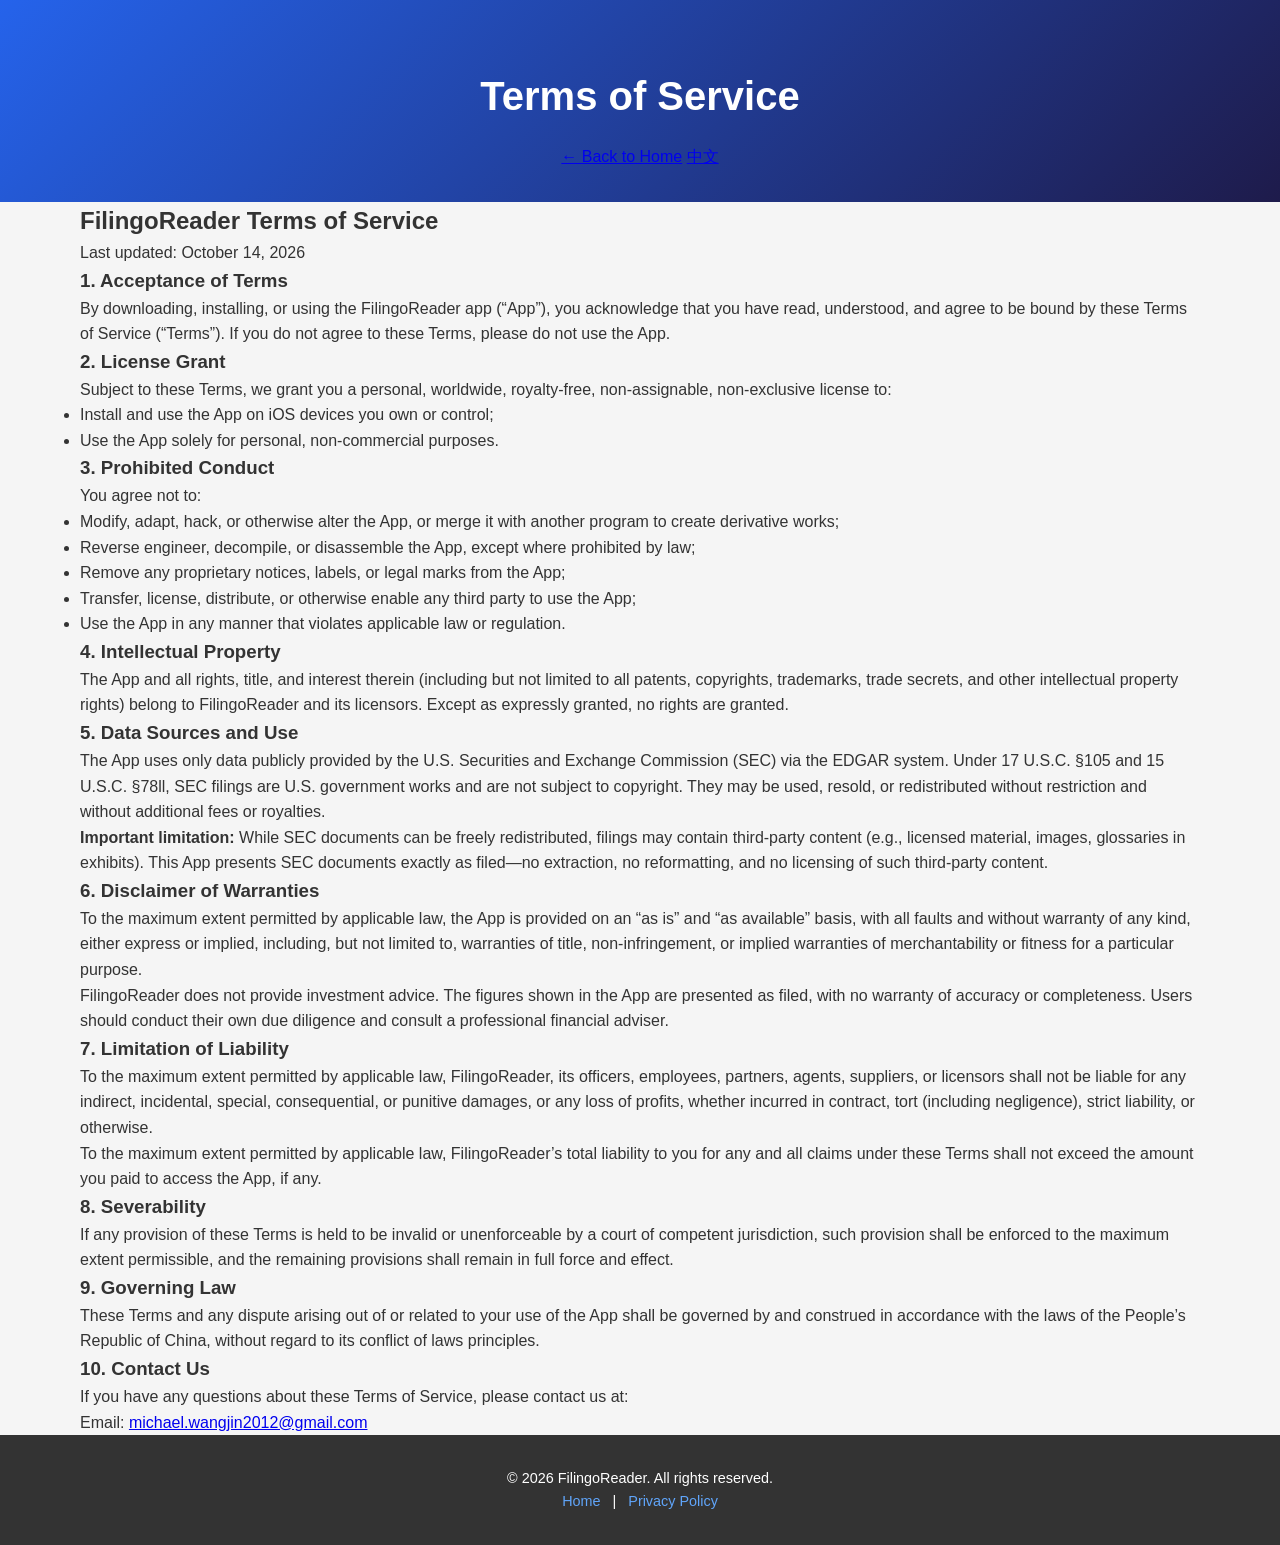
<file: terms.html>
<!DOCTYPE html>
<html lang="en">
<head>
    <meta charset="UTF-8">
    <meta name="viewport" content="width=device-width, initial-scale=1.0">
    <title>Terms of Service - FilingoReader</title>
    <link rel="stylesheet" href="assets/css/style.css">
</head>
<body>
    <header>
        <div class="container">
            <h1>Terms of Service</h1>
            <a href="index.html" class="back-link">← Back to Home</a>
            <a href="terms-zh.html" class="back-link">中文</a>
        </div>
    </header>

    <section class="policy-content">
        <div class="container">
            <h2>FilingoReader Terms of Service</h2>
            <p>Last updated: October 14, 2026</p>

            <div class="policy-section">
                <h3>1. Acceptance of Terms</h3>
                <p>By downloading, installing, or using the FilingoReader app (“App”), you acknowledge that you have read, understood, and agree to be bound by these Terms of Service (“Terms”). If you do not agree to these Terms, please do not use the App.</p>
            </div>

            <div class="policy-section">
                <h3>2. License Grant</h3>
                <p>Subject to these Terms, we grant you a personal, worldwide, royalty-free, non-assignable, non-exclusive license to:</p>
                <ul>
                    <li>Install and use the App on iOS devices you own or control;</li>
                    <li>Use the App solely for personal, non-commercial purposes.</li>
                </ul>
            </div>

            <div class="policy-section">
                <h3>3. Prohibited Conduct</h3>
                <p>You agree not to:</p>
                <ul>
                    <li>Modify, adapt, hack, or otherwise alter the App, or merge it with another program to create derivative works;</li>
                    <li>Reverse engineer, decompile, or disassemble the App, except where prohibited by law;</li>
                    <li>Remove any proprietary notices, labels, or legal marks from the App;</li>
                    <li>Transfer, license, distribute, or otherwise enable any third party to use the App;</li>
                    <li>Use the App in any manner that violates applicable law or regulation.</li>
                </ul>
            </div>

            <div class="policy-section">
                <h3>4. Intellectual Property</h3>
                <p>The App and all rights, title, and interest therein (including but not limited to all patents, copyrights, trademarks, trade secrets, and other intellectual property rights) belong to FilingoReader and its licensors. Except as expressly granted, no rights are granted.</p>
            </div>

            <div class="policy-section">
                <h3>5. Data Sources and Use</h3>
                <p>The App uses only data publicly provided by the U.S. Securities and Exchange Commission (SEC) via the EDGAR system. Under 17 U.S.C. §105 and 15 U.S.C. §78ll, SEC filings are U.S. government works and are not subject to copyright. They may be used, resold, or redistributed without restriction and without additional fees or royalties.</p>
                <p><strong>Important limitation:</strong> While SEC documents can be freely redistributed, filings may contain third-party content (e.g., licensed material, images, glossaries in exhibits). This App presents SEC documents exactly as filed—no extraction, no reformatting, and no licensing of such third‑party content.</p>
            </div>

            <div class="policy-section">
                <h3>6. Disclaimer of Warranties</h3>
                <p>To the maximum extent permitted by applicable law, the App is provided on an “as is” and “as available” basis, with all faults and without warranty of any kind, either express or implied, including, but not limited to, warranties of title, non‑infringement, or implied warranties of merchantability or fitness for a particular purpose.</p>
                <p>FilingoReader does not provide investment advice. The figures shown in the App are presented as filed, with no warranty of accuracy or completeness. Users should conduct their own due diligence and consult a professional financial adviser.</p>
            </div>

            <div class="policy-section">
                <h3>7. Limitation of Liability</h3>
                <p>To the maximum extent permitted by applicable law, FilingoReader, its officers, employees, partners, agents, suppliers, or licensors shall not be liable for any indirect, incidental, special, consequential, or punitive damages, or any loss of profits, whether incurred in contract, tort (including negligence), strict liability, or otherwise.</p>
                <p>To the maximum extent permitted by applicable law, FilingoReader’s total liability to you for any and all claims under these Terms shall not exceed the amount you paid to access the App, if any.</p>
            </div>

            <div class="policy-section">
                <h3>8. Severability</h3>
                <p>If any provision of these Terms is held to be invalid or unenforceable by a court of competent jurisdiction, such provision shall be enforced to the maximum extent permissible, and the remaining provisions shall remain in full force and effect.</p>
            </div>

            <div class="policy-section">
                <h3>9. Governing Law</h3>
                <p>These Terms and any dispute arising out of or related to your use of the App shall be governed by and construed in accordance with the laws of the People’s Republic of China, without regard to its conflict of laws principles.</p>
            </div>

            <div class="policy-section">
                <h3>10. Contact Us</h3>
                <p>If you have any questions about these Terms of Service, please contact us at:</p>
                <p>Email: <a href="mailto:michael.wangjin2012@gmail.com">michael.wangjin2012@gmail.com</a></p>
            </div>
        </div>
    </section>

    <footer>
        <div class="container">
            <p>&copy; 2026 FilingoReader. All rights reserved.</p>
            <p><a href="index.html">Home</a> | <a href="privacy.html">Privacy Policy</a></p>
        </div>
    </footer>
</body>
</html>
</file>
<file: assets/css/style.css>
* {
    margin: 0;
    padding: 0;
    box-sizing: border-box;
}

body {
    font-family: -apple-system, BlinkMacSystemFont, 'Segoe UI', Roboto, sans-serif;
    line-height: 1.6;
    color: #333;
    background-color: #f5f5f5;
}

.container {
    width: 90%;
    max-width: 1200px;
    margin: 0 auto;
    padding: 0 1rem;
}

header {
    background: linear-gradient(135deg, #2563eb, #1e1b4b);
    color: white;
    text-align: center;
    padding: 4rem 0 2rem;
}

header h1 {
    font-size: 2.5rem;
    margin-bottom: 1rem;
}

header p {
    font-size: 1.2rem;
    opacity: 0.9;
}

.features {
    padding: 4rem 0;
    background-color: white;
}

.features h2 {
    text-align: center;
    margin-bottom: 3rem;
    color: #2563eb;
}

.feature-grid {
    display: grid;
    grid-template-columns: repeat(auto-fit, minmax(280px, 1fr));
    gap: 2rem;
}

.feature-card {
    background: #f8fafc;
    border-radius: 12px;
    padding: 2rem;
    box-shadow: 0 4px 6px rgba(0, 0, 0, 0.1);
    transition: transform 0.3s ease, box-shadow 0.3s ease;
}

.feature-card:hover {
    transform: translateY(-5px);
    box-shadow: 0 8px 15px rgba(0, 0, 0, 0.1);
}

.feature-card h3 {
    color: #2563eb;
    margin-bottom: 0.5rem;
    display: flex;
    align-items: center;
    gap: 0.5rem;
}

.compliance {
    padding: 4rem 0;
    background-color: #f8f9fa;
}

.compliance h2 {
    text-align: center;
    margin-bottom: 2rem;
    color: #2563eb;
}

.compliance-points {
    background: white;
    border-radius: 12px;
    padding: 2rem;
    box-shadow: 0 2px 4px rgba(0, 0, 0, 0.1);
}

.compliance-points h3 {
    color: #2563eb;
    margin-bottom: 1.5rem;
    display: flex;
    align-items: center;
    gap: 0.5rem;
}

.compliance-points ul {
    margin-left: 1.5rem;
    margin-bottom: 1.5rem;
}

.compliance-points li {
    margin-bottom: 0.5rem;
    line-height: 1.6;
}

.compliance-points code {
    background: #f1f5f9;
    padding: 0.2rem 0.4rem;
    border-radius: 4px;
    font-family: 'Courier New', Courier, monospace;
    font-size: 0.9rem;
}

.download {
    padding: 4rem 0;
    text-align: center;
    background: linear-gradient(135deg, #2563eb, #1e1b4b);
    color: white;
}

.download h2 {
    margin-bottom: 1.5rem;
}

.download p {
    margin-bottom: 2rem;
    opacity: 0.9;
    max-width: 600px;
    margin-left: auto;
    margin-right: auto;
}

.btn {
    display: inline-block;
    background: rgba(255, 255, 255, 0.2);
    color: white;
    padding: 1rem 2.5rem;
    border-radius: 50px;
    text-decoration: none;
    font-weight: 600;
    border: 2px solid white;
    transition: all 0.3s ease;
}

.btn:hover {
    background: rgba(255, 255, 255, 0.3);
    transform: translateY(-2px);
    box-shadow: 0 4px 15px rgba(0, 0, 0, 0.2);
}

footer {
    text-align: center;
    padding: 2rem 0;
    background-color: #333;
    color: white;
    font-size: 0.9rem;
}

footer a {
    color: #60a5fa;
    text-decoration: none;
    margin: 0 0.5rem;
}

footer a:hover {
    text-decoration: underline;
}

@media (max-width: 768px) {
    header h1 {
        font-size: 2rem;
    }

    header p {
        font-size: 1rem;
    }

    .features h2,
    .compliance h2 {
        font-size: 1.8rem;
    }

    .feature-card {
        padding: 1.5rem;
    }
}
</file>
